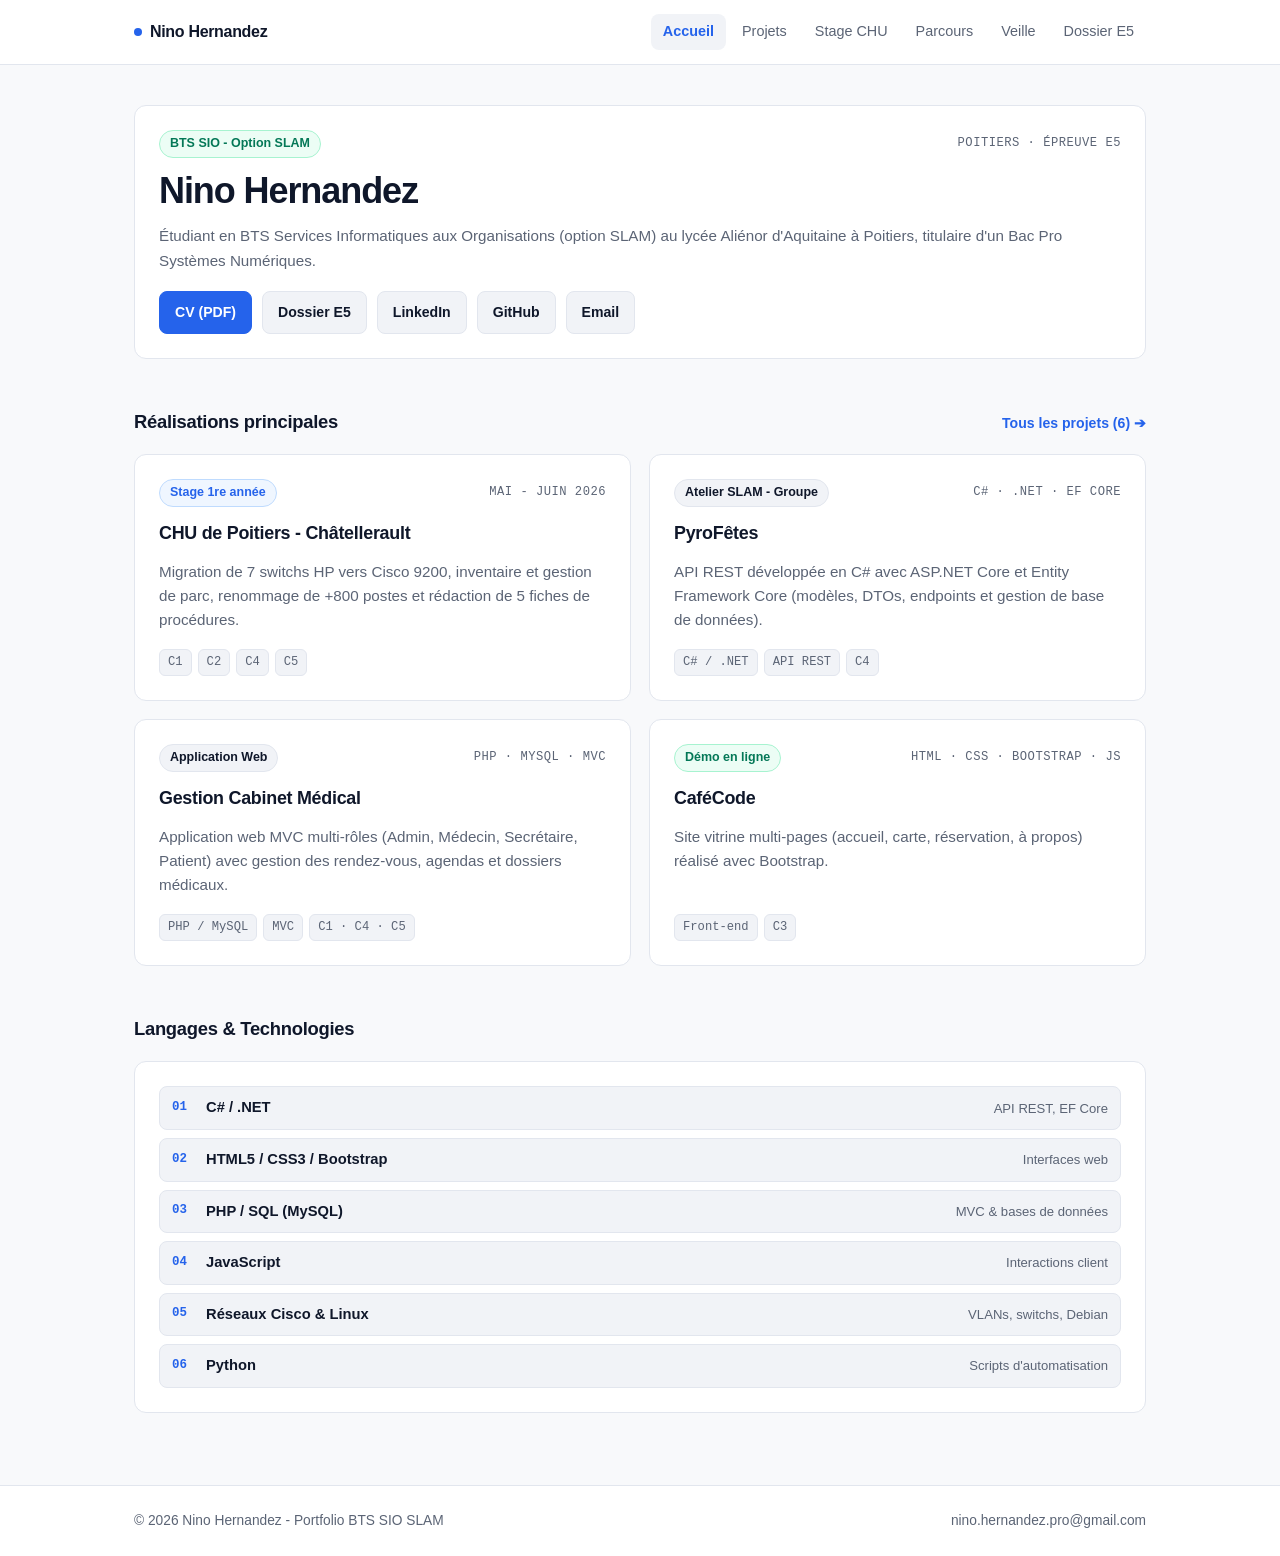
<file: index.html>
<!DOCTYPE html>
<html lang="fr">

<head>
    <meta charset="UTF-8">
    <meta name="viewport" content="width=device-width, initial-scale=1.0">
    <title>Nino Hernandez - Portfolio BTS SIO SLAM</title>
    <meta name="description" content="Portfolio BTS SIO SLAM (Épreuve E5) de Nino Hernandez - Projets, stages, veille technologique et compétences.">
    <link rel="stylesheet" href="css/style.css">
</head>

<body>
    <header class="site-header">
        <div class="container nav-inner">
            <a class="brand" href="index.html">
                <span class="brand-dot" aria-hidden="true"></span>
                Nino Hernandez
            </a>

            <button class="nav-toggle" id="navToggle" aria-expanded="false" aria-controls="navLinks">
                Menu
            </button>

            <ul class="nav-links" id="navLinks">
                <li><a href="index.html" class="active">Accueil</a></li>
                <li><a href="projets.html">Projets</a></li>
                <li><a href="stage-chu.html">Stage CHU</a></li>
                <li><a href="parcours.html">Parcours</a></li>
                <li><a href="veille.html">Veille</a></li>
                <li><a href="e5.html">Dossier E5</a></li>
            </ul>
        </div>
    </header>

    <main>
        <div class="container">

            <!-- Section 1 : Présentation -->
            <section class="section-block">
                <div class="bento-grid">
                    <div class="card col-12">
                        <div class="card-header">
                            <span class="badge badge-ok">BTS SIO - Option SLAM</span>
                            <span class="card-kicker">Poitiers · Épreuve E5</span>
                        </div>
                        <h1 class="hero-title">Nino Hernandez</h1>
                        <p class="text-muted">
                            Étudiant en BTS Services Informatiques aux Organisations (option SLAM) au lycée Aliénor d'Aquitaine à Poitiers, titulaire d'un Bac Pro Systèmes Numériques.
                        </p>
                        <div class="btn-row">
                            <a href="docs/CV_Nino_HERNANDEZ.pdf" target="_blank" rel="noopener noreferrer" class="btn btn-primary">
                                CV (PDF)
                            </a>
                            <a href="e5.html" class="btn">
                                Dossier E5
                            </a>
                            <a href="https://www.linkedin.com/in/ninohernandez/" target="_blank" rel="noopener noreferrer" class="btn">
                                LinkedIn
                            </a>
                            <a href="https://github.com/Jellacious" target="_blank" rel="noopener noreferrer" class="btn">
                                GitHub
                            </a>
                            <a href="mailto:nino.hernandez.pro@gmail.com" class="btn">
                                Email
                            </a>
                        </div>
                    </div>
                </div>
            </section>

            <!-- Section 2 : Réalisations principales -->
            <section class="section-block">
                <div class="section-head">
                    <h2 class="section-title">Réalisations principales</h2>
                    <a href="projets.html" class="section-link">Tous les projets (6) ➔</a>
                </div>

                <div class="bento-grid">
                    <a href="stage-chu.html" class="card col-6 card-interactive">
                        <div class="card-header">
                            <span class="badge badge-accent">Stage 1re année</span>
                            <span class="card-kicker">Mai - Juin 2026</span>
                        </div>
                        <h3 class="card-title">CHU de Poitiers - Châtellerault</h3>
                        <p class="text-muted">
                            Migration de 7 switchs HP vers Cisco 9200, inventaire et gestion de parc, renommage de +800 postes et rédaction de 5 fiches de procédures.
                        </p>
                        <div class="tag-list">
                            <span class="tag">C1</span>
                            <span class="tag">C2</span>
                            <span class="tag">C4</span>
                            <span class="tag">C5</span>
                        </div>
                    </a>

                    <a href="projets.html#pyrofetes" class="card col-6 card-interactive">
                        <div class="card-header">
                            <span class="badge">Atelier SLAM - Groupe</span>
                            <span class="card-kicker">C# · .NET · EF Core</span>
                        </div>
                        <h3 class="card-title">PyroFêtes</h3>
                        <p class="text-muted">
                            API REST développée en C# avec ASP.NET Core et Entity Framework Core (modèles, DTOs, endpoints et gestion de base de données).
                        </p>
                        <div class="tag-list">
                            <span class="tag">C# / .NET</span>
                            <span class="tag">API REST</span>
                            <span class="tag">C4</span>
                        </div>
                    </a>

                    <a href="projets.html#cabinet-medical" class="card col-6 card-interactive">
                        <div class="card-header">
                            <span class="badge">Application Web</span>
                            <span class="card-kicker">PHP · MySQL · MVC</span>
                        </div>
                        <h3 class="card-title">Gestion Cabinet Médical</h3>
                        <p class="text-muted">
                            Application web MVC multi-rôles (Admin, Médecin, Secrétaire, Patient) avec gestion des rendez-vous, agendas et dossiers médicaux.
                        </p>
                        <div class="tag-list">
                            <span class="tag">PHP / MySQL</span>
                            <span class="tag">MVC</span>
                            <span class="tag">C1 · C4 · C5</span>
                        </div>
                    </a>

                    <a href="projets.html#cafecode" class="card col-6 card-interactive">
                        <div class="card-header">
                            <span class="badge badge-ok">Démo en ligne</span>
                            <span class="card-kicker">HTML · CSS · Bootstrap · JS</span>
                        </div>
                        <h3 class="card-title">CaféCode</h3>
                        <p class="text-muted">
                            Site vitrine multi-pages (accueil, carte, réservation, à propos) réalisé avec Bootstrap.
                        </p>
                        <div class="tag-list">
                            <span class="tag">Front-end</span>
                            <span class="tag">C3</span>
                        </div>
                    </a>
                </div>
            </section>

            <!-- Section 3 : Langages & Technologies -->
            <section class="section-block">
                <div class="section-head">
                    <h2 class="section-title">Langages &amp; Technologies</h2>
                </div>

                <div class="bento-grid">
                    <div class="card col-12">
                        <ol class="skill-order-list">
                            <li class="skill-order-item">
                                <span class="skill-rank">01</span>
                                <span class="skill-name">C# / .NET</span>
                                <span class="skill-context">API REST, EF Core</span>
                            </li>
                            <li class="skill-order-item">
                                <span class="skill-rank">02</span>
                                <span class="skill-name">HTML5 / CSS3 / Bootstrap</span>
                                <span class="skill-context">Interfaces web</span>
                            </li>
                            <li class="skill-order-item">
                                <span class="skill-rank">03</span>
                                <span class="skill-name">PHP / SQL (MySQL)</span>
                                <span class="skill-context">MVC &amp; bases de données</span>
                            </li>
                            <li class="skill-order-item">
                                <span class="skill-rank">04</span>
                                <span class="skill-name">JavaScript</span>
                                <span class="skill-context">Interactions client</span>
                            </li>
                            <li class="skill-order-item">
                                <span class="skill-rank">05</span>
                                <span class="skill-name">Réseaux Cisco &amp; Linux</span>
                                <span class="skill-context">VLANs, switchs, Debian</span>
                            </li>
                            <li class="skill-order-item">
                                <span class="skill-rank">06</span>
                                <span class="skill-name">Python</span>
                                <span class="skill-context">Scripts d'automatisation</span>
                            </li>
                        </ol>
                    </div>
                </div>
            </section>

        </div>
    </main>

    <footer class="site-footer">
        <div class="container footer-inner">
            <span>© 2026 Nino Hernandez - Portfolio BTS SIO SLAM</span>
            <span><a href="mailto:nino.hernandez.pro@gmail.com">nino.hernandez.pro@gmail.com</a></span>
        </div>
    </footer>

    <script src="js/main.js"></script>
</body>

</html>
</file>
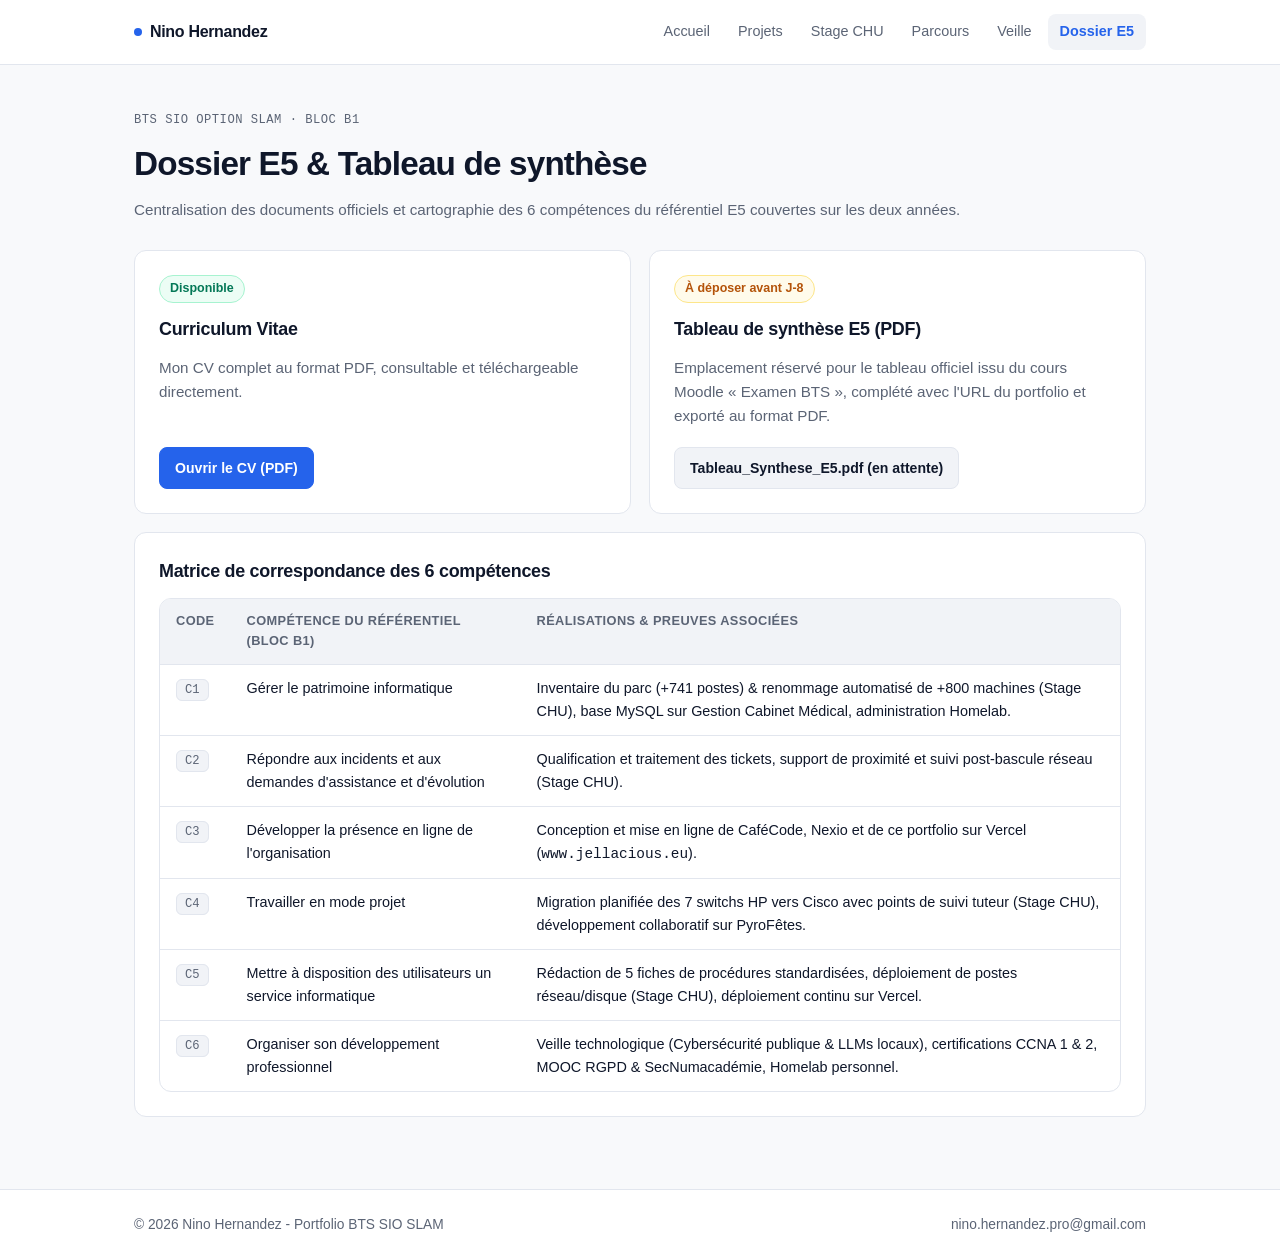
<file: e5.html>
<!DOCTYPE html>
<html lang="fr">

<head>
    <meta charset="UTF-8">
    <meta name="viewport" content="width=device-width, initial-scale=1.0">
    <title>Dossier E5 &amp; Compétences - Nino Hernandez</title>
    <link rel="stylesheet" href="css/style.css">
</head>

<body>
    <header class="site-header">
        <div class="container nav-inner">
            <a class="brand" href="index.html">
                <span class="brand-dot" aria-hidden="true"></span>
                Nino Hernandez
            </a>

            <button class="nav-toggle" id="navToggle" aria-expanded="false" aria-controls="navLinks">
                Menu
            </button>

            <ul class="nav-links" id="navLinks">
                <li><a href="index.html">Accueil</a></li>
                <li><a href="projets.html">Projets</a></li>
                <li><a href="stage-chu.html">Stage CHU</a></li>
                <li><a href="parcours.html">Parcours</a></li>
                <li><a href="veille.html">Veille</a></li>
                <li><a href="e5.html" class="active">Dossier E5</a></li>
            </ul>
        </div>
    </header>

    <main>
        <div class="container">
            <div class="page-head">
                <span class="card-kicker">BTS SIO Option SLAM · Bloc B1</span>
                <h1>Dossier E5 &amp; Tableau de synthèse</h1>
                <p class="text-muted">
                    Centralisation des documents officiels et cartographie des 6 compétences du référentiel E5 couvertes sur les deux années.
                </p>
            </div>

            <div class="bento-grid">

                <!-- Documents officiels -->
                <section class="card col-6">
                    <div class="card-header">
                        <span class="badge badge-ok">Disponible</span>
                    </div>
                    <h2 class="card-title">Curriculum Vitae</h2>
                    <p class="text-muted">
                        Mon CV complet au format PDF, consultable et téléchargeable directement.
                    </p>
                    <div class="btn-row">
                        <a href="docs/CV_Nino_HERNANDEZ.pdf" target="_blank" rel="noopener noreferrer" class="btn btn-primary">Ouvrir le CV (PDF)</a>
                    </div>
                </section>

                <section class="card col-6">
                    <div class="card-header">
                        <span class="badge badge-warn">À déposer avant J-8</span>
                    </div>
                    <h2 class="card-title">Tableau de synthèse E5 (PDF)</h2>
                    <p class="text-muted">
                        Emplacement réservé pour le tableau officiel issu du cours Moodle « Examen BTS », complété avec l'URL du portfolio et exporté au format PDF.
                    </p>
                    <div class="btn-row">
                        <span class="btn" aria-disabled="true">Tableau_Synthese_E5.pdf (en attente)</span>
                    </div>
                </section>

                <!-- Matrice des 6 compétences -->
                <section class="card col-12">
                    <h2 class="card-title">Matrice de correspondance des 6 compétences</h2>
                    <div class="table-wrap">
                        <table>
                            <thead>
                                <tr>
                                    <th>Code</th>
                                    <th>Compétence du référentiel (Bloc B1)</th>
                                    <th>Réalisations &amp; Preuves associées</th>
                                </tr>
                            </thead>
                            <tbody>
                                <tr>
                                    <td><span class="tag">C1</span></td>
                                    <td>Gérer le patrimoine informatique</td>
                                    <td>Inventaire du parc (+741 postes) &amp; renommage automatisé de +800 machines (<a href="stage-chu.html">Stage CHU</a>), base MySQL sur <a href="projets.html#cabinet-medical">Gestion Cabinet Médical</a>, administration Homelab.</td>
                                </tr>
                                <tr>
                                    <td><span class="tag">C2</span></td>
                                    <td>Répondre aux incidents et aux demandes d'assistance et d'évolution</td>
                                    <td>Qualification et traitement des tickets, support de proximité et suivi post-bascule réseau (<a href="stage-chu.html">Stage CHU</a>).</td>
                                </tr>
                                <tr>
                                    <td><span class="tag">C3</span></td>
                                    <td>Développer la présence en ligne de l'organisation</td>
                                    <td>Conception et mise en ligne de <a href="projets.html#cafecode">CaféCode</a>, <a href="projets.html#nexio">Nexio</a> et de ce portfolio sur Vercel (<code>www.jellacious.eu</code>).</td>
                                </tr>
                                <tr>
                                    <td><span class="tag">C4</span></td>
                                    <td>Travailler en mode projet</td>
                                    <td>Migration planifiée des 7 switchs HP vers Cisco avec points de suivi tuteur (<a href="stage-chu.html">Stage CHU</a>), développement collaboratif sur <a href="projets.html#pyrofetes">PyroFêtes</a>.</td>
                                </tr>
                                <tr>
                                    <td><span class="tag">C5</span></td>
                                    <td>Mettre à disposition des utilisateurs un service informatique</td>
                                    <td>Rédaction de 5 fiches de procédures standardisées, déploiement de postes réseau/disque (<a href="stage-chu.html">Stage CHU</a>), déploiement continu sur Vercel.</td>
                                </tr>
                                <tr>
                                    <td><span class="tag">C6</span></td>
                                    <td>Organiser son développement professionnel</td>
                                    <td><a href="veille.html">Veille technologique</a> (Cybersécurité publique &amp; LLMs locaux), certifications CCNA 1 &amp; 2, MOOC RGPD &amp; SecNumacadémie, Homelab personnel.</td>
                                </tr>
                            </tbody>
                        </table>
                    </div>
                </section>

            </div>
        </div>
    </main>

    <footer class="site-footer">
        <div class="container footer-inner">
            <span>© 2026 Nino Hernandez - Portfolio BTS SIO SLAM</span>
            <span><a href="mailto:nino.hernandez.pro@gmail.com">nino.hernandez.pro@gmail.com</a></span>
        </div>
    </footer>

    <script src="js/main.js"></script>
</body>

</html>
</file>
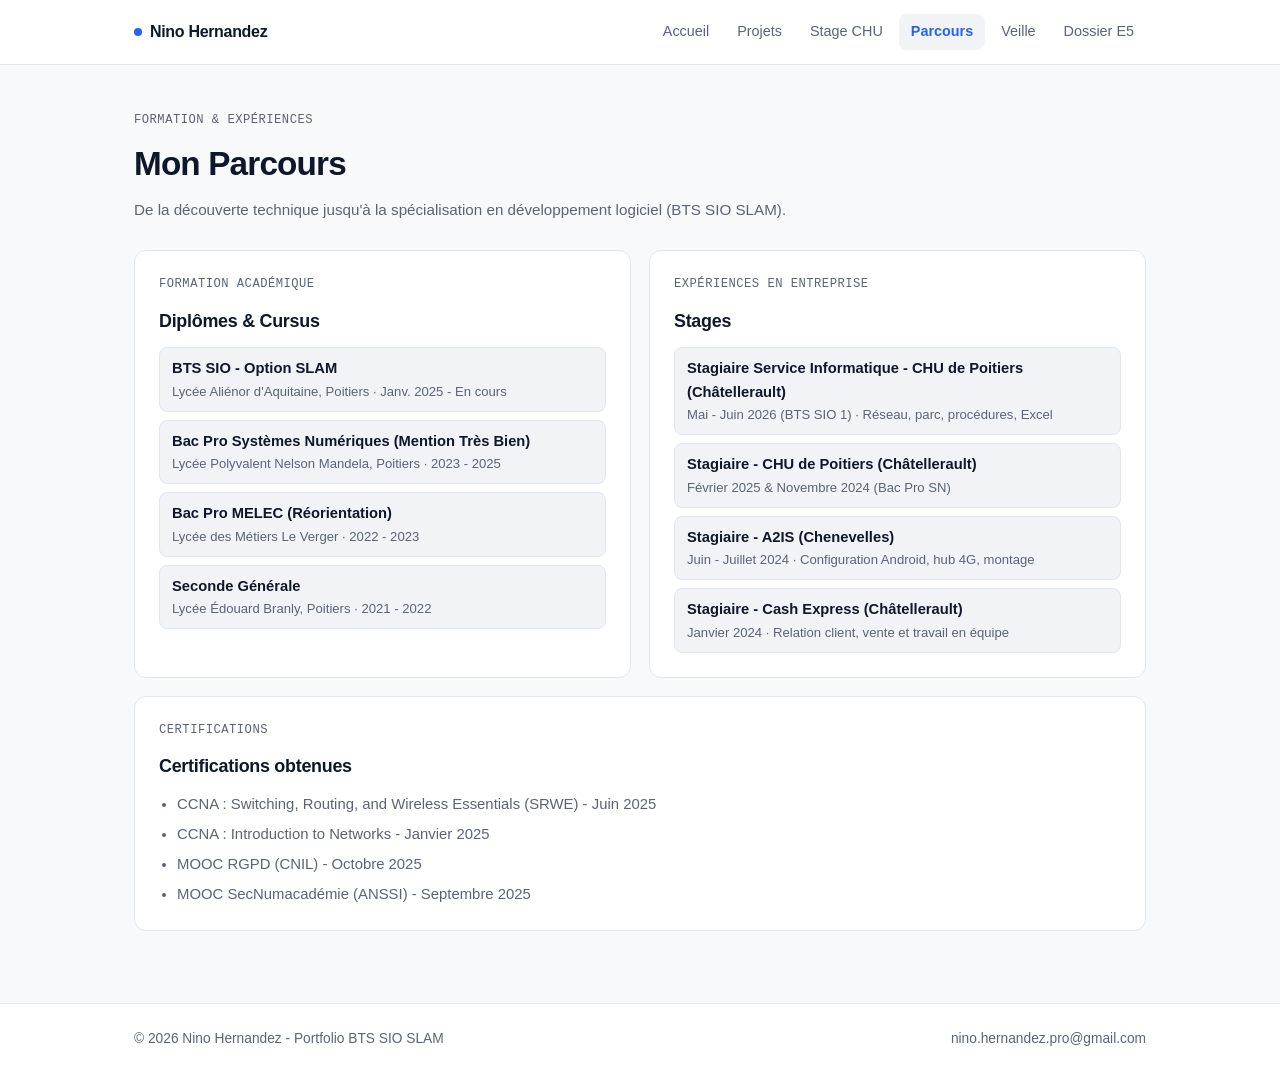
<file: parcours.html>
<!DOCTYPE html>
<html lang="fr">

<head>
    <meta charset="UTF-8">
    <meta name="viewport" content="width=device-width, initial-scale=1.0">
    <title>Mon Parcours - Nino Hernandez</title>
    <link rel="stylesheet" href="css/style.css">
</head>

<body>
    <header class="site-header">
        <div class="container nav-inner">
            <a class="brand" href="index.html">
                <span class="brand-dot" aria-hidden="true"></span>
                Nino Hernandez
            </a>

            <button class="nav-toggle" id="navToggle" aria-expanded="false" aria-controls="navLinks">
                Menu
            </button>

            <ul class="nav-links" id="navLinks">
                <li><a href="index.html">Accueil</a></li>
                <li><a href="projets.html">Projets</a></li>
                <li><a href="stage-chu.html">Stage CHU</a></li>
                <li><a href="parcours.html" class="active">Parcours</a></li>
                <li><a href="veille.html">Veille</a></li>
                <li><a href="e5.html">Dossier E5</a></li>
            </ul>
        </div>
    </header>

    <main>
        <div class="container">
            <div class="page-head">
                <span class="card-kicker">Formation &amp; Expériences</span>
                <h1>Mon Parcours</h1>
                <p class="text-muted">
                    De la découverte technique jusqu'à la spécialisation en développement logiciel (BTS SIO SLAM).
                </p>
            </div>

            <div class="bento-grid">

                <!-- Formation -->
                <section class="card col-6">
                    <span class="card-kicker">Formation académique</span>
                    <h2 class="card-title">Diplômes &amp; Cursus</h2>

                    <div class="skill-order-list">
                        <div class="skill-order-item">
                            <div>
                                <div class="skill-name">BTS SIO - Option SLAM</div>
                                <div class="skill-context">Lycée Aliénor d'Aquitaine, Poitiers · Janv. 2025 - En cours</div>
                            </div>
                        </div>
                        <div class="skill-order-item">
                            <div>
                                <div class="skill-name">Bac Pro Systèmes Numériques (Mention Très Bien)</div>
                                <div class="skill-context">Lycée Polyvalent Nelson Mandela, Poitiers · 2023 - 2025</div>
                            </div>
                        </div>
                        <div class="skill-order-item">
                            <div>
                                <div class="skill-name">Bac Pro MELEC (Réorientation)</div>
                                <div class="skill-context">Lycée des Métiers Le Verger · 2022 - 2023</div>
                            </div>
                        </div>
                        <div class="skill-order-item">
                            <div>
                                <div class="skill-name">Seconde Générale</div>
                                <div class="skill-context">Lycée Édouard Branly, Poitiers · 2021 - 2022</div>
                            </div>
                        </div>
                    </div>
                </section>

                <!-- Expériences professionnelles -->
                <section class="card col-6">
                    <span class="card-kicker">Expériences en entreprise</span>
                    <h2 class="card-title">Stages</h2>

                    <div class="skill-order-list">
                        <div class="skill-order-item">
                            <div>
                                <div class="skill-name">Stagiaire Service Informatique - CHU de Poitiers (Châtellerault)</div>
                                <div class="skill-context">Mai - Juin 2026 (BTS SIO 1) · Réseau, parc, procédures, Excel</div>
                            </div>
                        </div>
                        <div class="skill-order-item">
                            <div>
                                <div class="skill-name">Stagiaire - CHU de Poitiers (Châtellerault)</div>
                                <div class="skill-context">Février 2025 &amp; Novembre 2024 (Bac Pro SN)</div>
                            </div>
                        </div>
                        <div class="skill-order-item">
                            <div>
                                <div class="skill-name">Stagiaire - A2IS (Chenevelles)</div>
                                <div class="skill-context">Juin - Juillet 2024 · Configuration Android, hub 4G, montage</div>
                            </div>
                        </div>
                        <div class="skill-order-item">
                            <div>
                                <div class="skill-name">Stagiaire - Cash Express (Châtellerault)</div>
                                <div class="skill-context">Janvier 2024 · Relation client, vente et travail en équipe</div>
                            </div>
                        </div>
                    </div>
                </section>

                <!-- Certifications -->
                <section class="card col-12">
                    <div class="card-header">
                        <span class="card-kicker">Certifications</span>
                    </div>
                    <h2 class="card-title">Certifications obtenues</h2>
                    <ul class="clean-list">
                        <li>CCNA : Switching, Routing, and Wireless Essentials (SRWE) - Juin 2025</li>
                        <li>CCNA : Introduction to Networks - Janvier 2025</li>
                        <li>MOOC RGPD (CNIL) - Octobre 2025</li>
                        <li>MOOC SecNumacadémie (ANSSI) - Septembre 2025</li>
                    </ul>
                </section>

            </div>
        </div>
    </main>

    <footer class="site-footer">
        <div class="container footer-inner">
            <span>© 2026 Nino Hernandez - Portfolio BTS SIO SLAM</span>
            <span><a href="mailto:nino.hernandez.pro@gmail.com">nino.hernandez.pro@gmail.com</a></span>
        </div>
    </footer>

    <script src="js/main.js"></script>
</body>

</html>
</file>
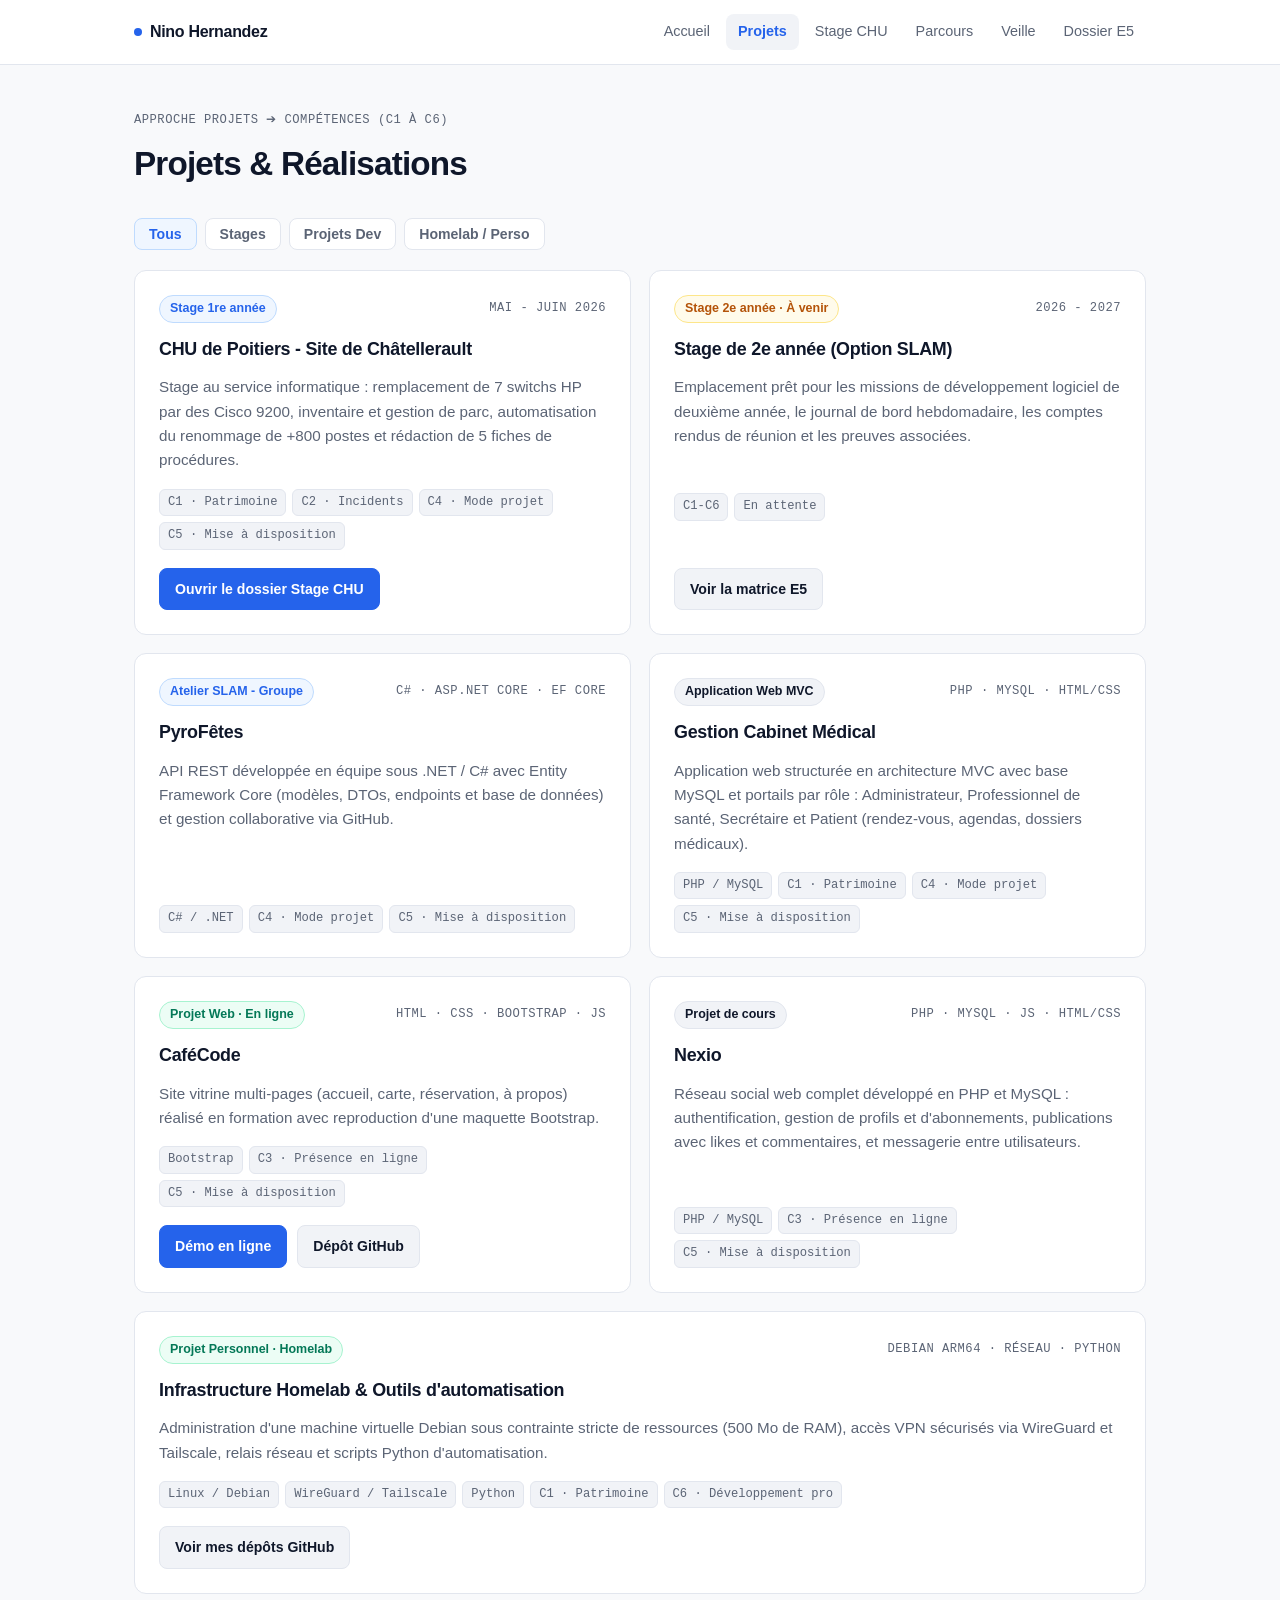
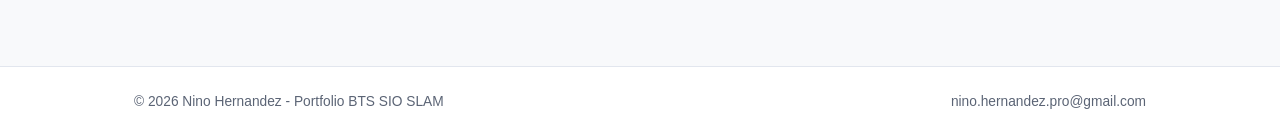
<file: projets.html>
<!DOCTYPE html>
<html lang="fr">

<head>
    <meta charset="UTF-8">
    <meta name="viewport" content="width=device-width, initial-scale=1.0">
    <title>Projets &amp; Compétences - Nino Hernandez</title>
    <link rel="stylesheet" href="css/style.css">
</head>

<body>
    <header class="site-header">
        <div class="container nav-inner">
            <a class="brand" href="index.html">
                <span class="brand-dot" aria-hidden="true"></span>
                Nino Hernandez
            </a>

            <button class="nav-toggle" id="navToggle" aria-expanded="false" aria-controls="navLinks">
                Menu
            </button>

            <ul class="nav-links" id="navLinks">
                <li><a href="index.html">Accueil</a></li>
                <li><a href="projets.html" class="active">Projets</a></li>
                <li><a href="stage-chu.html">Stage CHU</a></li>
                <li><a href="parcours.html">Parcours</a></li>
                <li><a href="veille.html">Veille</a></li>
                <li><a href="e5.html">Dossier E5</a></li>
            </ul>
        </div>
    </header>

    <main>
        <div class="container">
            <div class="page-head">
                <span class="card-kicker">Approche Projets ➔ Compétences (C1 à C6)</span>
                <h1>Projets &amp; Réalisations</h1>
            </div>

            <div class="filter-bar" role="group" aria-label="Filtrer les réalisations">
                <button class="filter-btn active" data-filter="all">Tous</button>
                <button class="filter-btn" data-filter="stage">Stages</button>
                <button class="filter-btn" data-filter="dev">Projets Dev</button>
                <button class="filter-btn" data-filter="homelab">Homelab / Perso</button>
            </div>

            <div class="bento-grid">

                <!-- Stage 1 : CHU de Poitiers -->
                <article class="card col-6" id="stage-1" data-category="stage">
                    <div class="card-header">
                        <span class="badge badge-accent">Stage 1re année</span>
                        <span class="card-kicker">Mai - Juin 2026</span>
                    </div>
                    <h2 class="card-title">CHU de Poitiers - Site de Châtellerault</h2>
                    <p class="text-muted">
                        Stage au service informatique : remplacement de 7 switchs HP par des Cisco 9200, inventaire et gestion de parc, automatisation du renommage de +800 postes et rédaction de 5 fiches de procédures.
                    </p>
                    <div class="tag-list">
                        <span class="tag">C1 · Patrimoine</span>
                        <span class="tag">C2 · Incidents</span>
                        <span class="tag">C4 · Mode projet</span>
                        <span class="tag">C5 · Mise à disposition</span>
                    </div>
                    <div class="btn-row">
                        <a href="stage-chu.html" class="btn btn-primary">Ouvrir le dossier Stage CHU</a>
                    </div>
                </article>

                <!-- Stage 2 : À venir -->
                <article class="card col-6" id="stage-2" data-category="stage">
                    <div class="card-header">
                        <span class="badge badge-warn">Stage 2e année · À venir</span>
                        <span class="card-kicker">2026 - 2027</span>
                    </div>
                    <h2 class="card-title">Stage de 2e année (Option SLAM)</h2>
                    <p class="text-muted">
                        Emplacement prêt pour les missions de développement logiciel de deuxième année, le journal de bord hebdomadaire, les comptes rendus de réunion et les preuves associées.
                    </p>
                    <div class="tag-list">
                        <span class="tag">C1-C6</span>
                        <span class="tag">En attente</span>
                    </div>
                    <div class="btn-row">
                        <a href="e5.html" class="btn">Voir la matrice E5</a>
                    </div>
                </article>

                <!-- PyroFêtes -->
                <article class="card col-6" id="pyrofetes" data-category="dev">
                    <div class="card-header">
                        <span class="badge badge-accent">Atelier SLAM - Groupe</span>
                        <span class="card-kicker">C# · ASP.NET Core · EF Core</span>
                    </div>
                    <h2 class="card-title">PyroFêtes</h2>
                    <p class="text-muted">
                        API REST développée en équipe sous .NET / C# avec Entity Framework Core (modèles, DTOs, endpoints et base de données) et gestion collaborative via GitHub.
                    </p>
                    <div class="tag-list">
                        <span class="tag">C# / .NET</span>
                        <span class="tag">C4 · Mode projet</span>
                        <span class="tag">C5 · Mise à disposition</span>
                    </div>
                </article>

                <!-- gestion-cabinet-medical -->
                <article class="card col-6" id="cabinet-medical" data-category="dev">
                    <div class="card-header">
                        <span class="badge">Application Web MVC</span>
                        <span class="card-kicker">PHP · MySQL · HTML/CSS</span>
                    </div>
                    <h2 class="card-title">Gestion Cabinet Médical</h2>
                    <p class="text-muted">
                        Application web structurée en architecture MVC avec base MySQL et portails par rôle : Administrateur, Professionnel de santé, Secrétaire et Patient (rendez-vous, agendas, dossiers médicaux).
                    </p>
                    <div class="tag-list">
                        <span class="tag">PHP / MySQL</span>
                        <span class="tag">C1 · Patrimoine</span>
                        <span class="tag">C4 · Mode projet</span>
                        <span class="tag">C5 · Mise à disposition</span>
                    </div>
                </article>

                <!-- CaféCode -->
                <article class="card col-6" id="cafecode" data-category="dev">
                    <div class="card-header">
                        <span class="badge badge-ok">Projet Web · En ligne</span>
                        <span class="card-kicker">HTML · CSS · Bootstrap · JS</span>
                    </div>
                    <h2 class="card-title">CaféCode</h2>
                    <p class="text-muted">
                        Site vitrine multi-pages (accueil, carte, réservation, à propos) réalisé en formation avec reproduction d'une maquette Bootstrap.
                    </p>
                    <div class="tag-list">
                        <span class="tag">Bootstrap</span>
                        <span class="tag">C3 · Présence en ligne</span>
                        <span class="tag">C5 · Mise à disposition</span>
                    </div>
                    <div class="btn-row">
                        <a href="https://cafecode.jellacious.eu" target="_blank" rel="noopener noreferrer" class="btn btn-primary">Démo en ligne</a>
                        <a href="https://github.com/Jellacious/CafeCode" target="_blank" rel="noopener noreferrer" class="btn">Dépôt GitHub</a>
                    </div>
                </article>

                <!-- Nexio -->
                <article class="card col-6" id="nexio" data-category="dev">
                    <div class="card-header">
                        <span class="badge">Projet de cours</span>
                        <span class="card-kicker">PHP · MySQL · JS · HTML/CSS</span>
                    </div>
                    <h2 class="card-title">Nexio</h2>
                    <p class="text-muted">
                        Réseau social web complet développé en PHP et MySQL : authentification, gestion de profils et d'abonnements, publications avec likes et commentaires, et messagerie entre utilisateurs.
                    </p>
                    <div class="tag-list">
                        <span class="tag">PHP / MySQL</span>
                        <span class="tag">C3 · Présence en ligne</span>
                        <span class="tag">C5 · Mise à disposition</span>
                    </div>
                </article>

                <!-- Homelab / Serveurs personnels -->
                <article class="card col-12" id="homelab" data-category="homelab">
                    <div class="card-header">
                        <span class="badge badge-ok">Projet Personnel · Homelab</span>
                        <span class="card-kicker">Debian ARM64 · Réseau · Python</span>
                    </div>
                    <h2 class="card-title">Infrastructure Homelab &amp; Outils d'automatisation</h2>
                    <p class="text-muted">
                        Administration d'une machine virtuelle Debian sous contrainte stricte de ressources (500 Mo de RAM), accès VPN sécurisés via WireGuard et Tailscale, relais réseau et scripts Python d'automatisation.
                    </p>
                    <div class="tag-list">
                        <span class="tag">Linux / Debian</span>
                        <span class="tag">WireGuard / Tailscale</span>
                        <span class="tag">Python</span>
                        <span class="tag">C1 · Patrimoine</span>
                        <span class="tag">C6 · Développement pro</span>
                    </div>
                    <div class="btn-row">
                        <a href="https://github.com/Jellacious" target="_blank" rel="noopener noreferrer" class="btn">Voir mes dépôts GitHub</a>
                    </div>
                </article>

            </div>
        </div>
    </main>

    <footer class="site-footer">
        <div class="container footer-inner">
            <span>© 2026 Nino Hernandez - Portfolio BTS SIO SLAM</span>
            <span><a href="mailto:nino.hernandez.pro@gmail.com">nino.hernandez.pro@gmail.com</a></span>
        </div>
    </footer>

    <script src="js/main.js"></script>
</body>

</html>
</file>
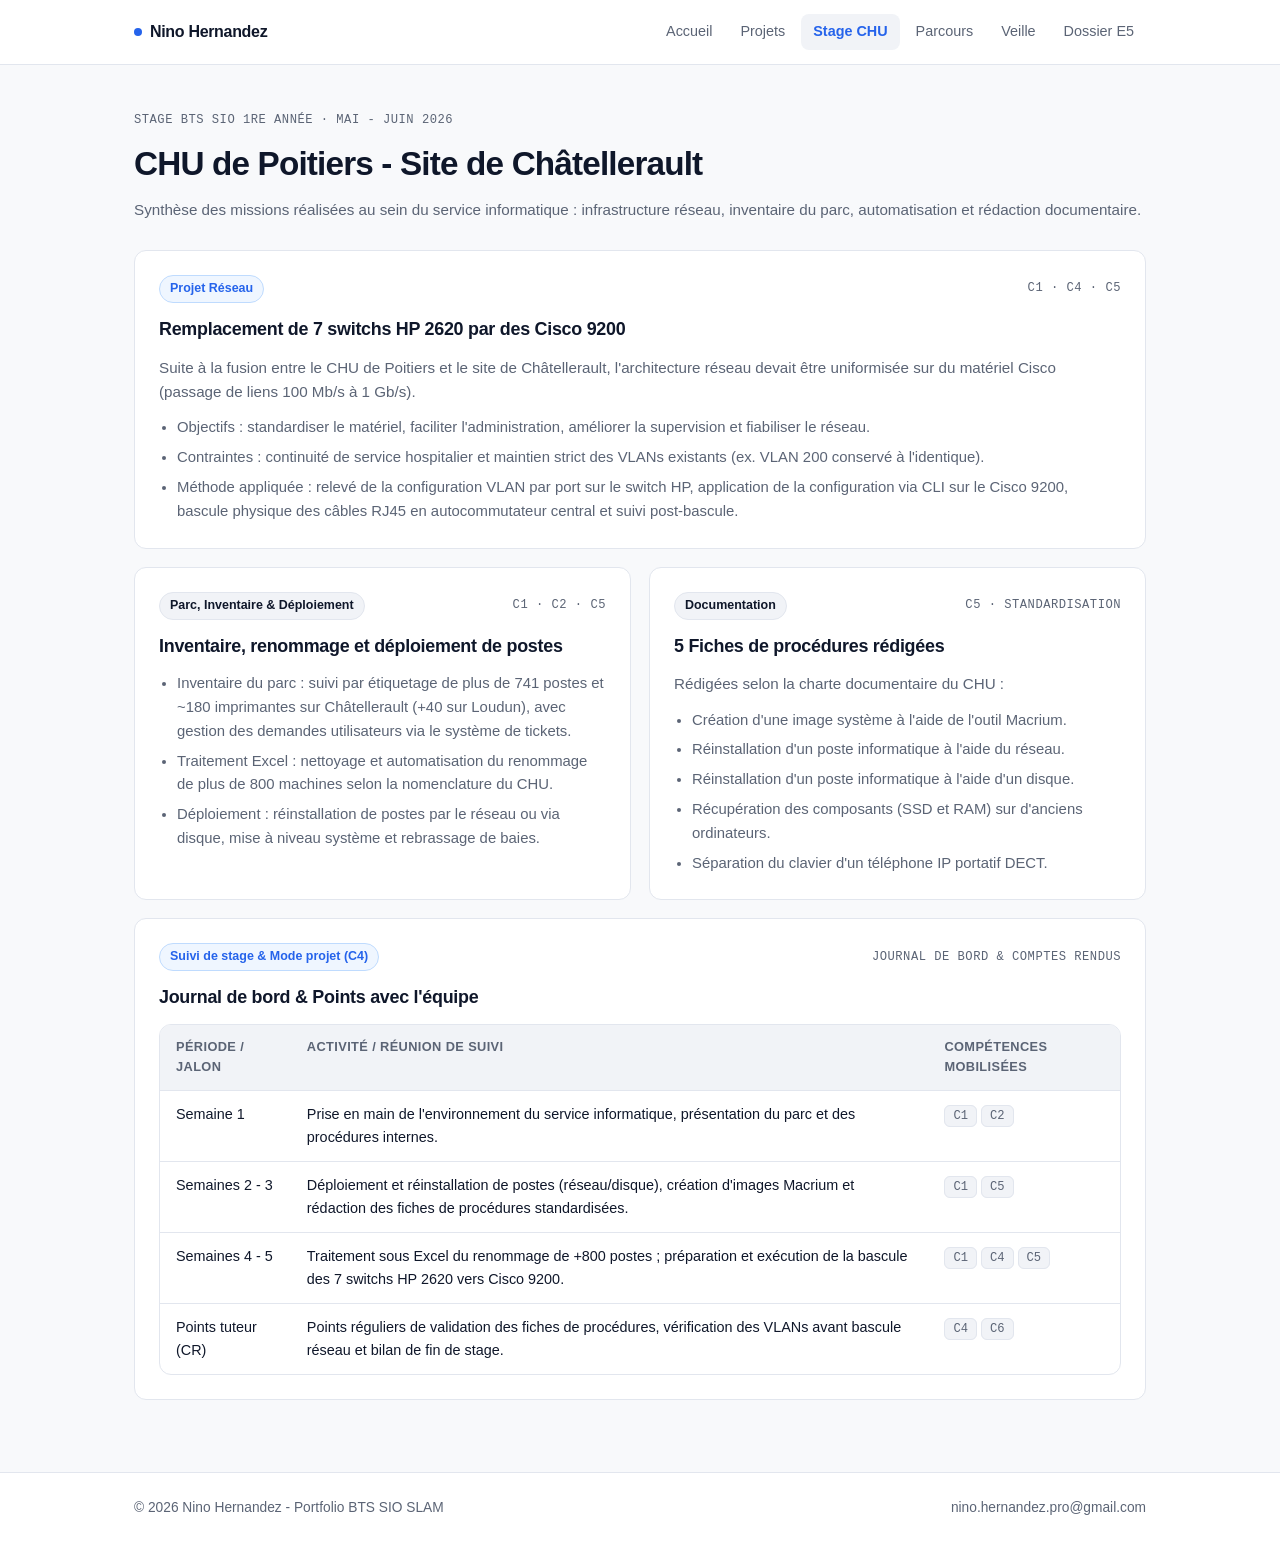
<file: stage-chu.html>
<!DOCTYPE html>
<html lang="fr">

<head>
    <meta charset="UTF-8">
    <meta name="viewport" content="width=device-width, initial-scale=1.0">
    <title>Stage 1re année : CHU de Poitiers - Nino Hernandez</title>
    <link rel="stylesheet" href="css/style.css">
</head>

<body>
    <header class="site-header">
        <div class="container nav-inner">
            <a class="brand" href="index.html">
                <span class="brand-dot" aria-hidden="true"></span>
                Nino Hernandez
            </a>

            <button class="nav-toggle" id="navToggle" aria-expanded="false" aria-controls="navLinks">
                Menu
            </button>

            <ul class="nav-links" id="navLinks">
                <li><a href="index.html">Accueil</a></li>
                <li><a href="projets.html">Projets</a></li>
                <li><a href="stage-chu.html" class="active">Stage CHU</a></li>
                <li><a href="parcours.html">Parcours</a></li>
                <li><a href="veille.html">Veille</a></li>
                <li><a href="e5.html">Dossier E5</a></li>
            </ul>
        </div>
    </header>

    <main>
        <div class="container">
            <div class="page-head">
                <span class="card-kicker">Stage BTS SIO 1re année · Mai - Juin 2026</span>
                <h1>CHU de Poitiers - Site de Châtellerault</h1>
                <p class="text-muted">
                    Synthèse des missions réalisées au sein du service informatique : infrastructure réseau, inventaire du parc, automatisation et rédaction documentaire.
                </p>
            </div>

            <div class="bento-grid">

                <!-- Projet principal : Switchs HP -> Cisco -->
                <section class="card col-12">
                    <div class="card-header">
                        <span class="badge badge-accent">Projet Réseau</span>
                        <span class="card-kicker">C1 · C4 · C5</span>
                    </div>
                    <h2 class="card-title">Remplacement de 7 switchs HP 2620 par des Cisco 9200</h2>
                    <p class="text-muted">
                        Suite à la fusion entre le CHU de Poitiers et le site de Châtellerault, l'architecture réseau devait être uniformisée sur du matériel Cisco (passage de liens 100 Mb/s à 1 Gb/s).
                    </p>
                    <ul class="clean-list">
                        <li>Objectifs : standardiser le matériel, faciliter l'administration, améliorer la supervision et fiabiliser le réseau.</li>
                        <li>Contraintes : continuité de service hospitalier et maintien strict des VLANs existants (ex. VLAN 200 conservé à l'identique).</li>
                        <li>Méthode appliquée : relevé de la configuration VLAN par port sur le switch HP, application de la configuration via CLI sur le Cisco 9200, bascule physique des câbles RJ45 en autocommutateur central et suivi post-bascule.</li>
                    </ul>
                </section>

                <!-- Inventaire, Renommage & Déploiement -->
                <section class="card col-6">
                    <div class="card-header">
                        <span class="badge">Parc, Inventaire &amp; Déploiement</span>
                        <span class="card-kicker">C1 · C2 · C5</span>
                    </div>
                    <h2 class="card-title">Inventaire, renommage et déploiement de postes</h2>
                    <ul class="clean-list">
                        <li>Inventaire du parc : suivi par étiquetage de plus de 741 postes et ~180 imprimantes sur Châtellerault (+40 sur Loudun), avec gestion des demandes utilisateurs via le système de tickets.</li>
                        <li>Traitement Excel : nettoyage et automatisation du renommage de plus de 800 machines selon la nomenclature du CHU.</li>
                        <li>Déploiement : réinstallation de postes par le réseau ou via disque, mise à niveau système et rebrassage de baies.</li>
                    </ul>
                </section>

                <!-- 5 Fiches de procédures -->
                <section class="card col-6">
                    <div class="card-header">
                        <span class="badge">Documentation</span>
                        <span class="card-kicker">C5 · Standardisation</span>
                    </div>
                    <h2 class="card-title">5 Fiches de procédures rédigées</h2>
                    <p class="text-muted">Rédigées selon la charte documentaire du CHU :</p>
                    <ul class="clean-list">
                        <li>Création d'une image système à l'aide de l'outil Macrium.</li>
                        <li>Réinstallation d'un poste informatique à l'aide du réseau.</li>
                        <li>Réinstallation d'un poste informatique à l'aide d'un disque.</li>
                        <li>Récupération des composants (SSD et RAM) sur d'anciens ordinateurs.</li>
                        <li>Séparation du clavier d'un téléphone IP portatif DECT.</li>
                    </ul>
                </section>

                <!-- Journal de bord & Comptes rendus de réunion -->
                <section class="card col-12">
                    <div class="card-header">
                        <span class="badge badge-accent">Suivi de stage &amp; Mode projet (C4)</span>
                        <span class="card-kicker">Journal de bord &amp; Comptes rendus</span>
                    </div>
                    <h2 class="card-title">Journal de bord &amp; Points avec l'équipe</h2>
                    <div class="table-wrap">
                        <table>
                            <thead>
                                <tr>
                                    <th>Période / Jalon</th>
                                    <th>Activité / Réunion de suivi</th>
                                    <th>Compétences mobilisées</th>
                                </tr>
                            </thead>
                            <tbody>
                                <tr>
                                    <td>Semaine 1</td>
                                    <td>Prise en main de l'environnement du service informatique, présentation du parc et des procédures internes.</td>
                                    <td><span class="tag">C1</span> <span class="tag">C2</span></td>
                                </tr>
                                <tr>
                                    <td>Semaines 2 - 3</td>
                                    <td>Déploiement et réinstallation de postes (réseau/disque), création d'images Macrium et rédaction des fiches de procédures standardisées.</td>
                                    <td><span class="tag">C1</span> <span class="tag">C5</span></td>
                                </tr>
                                <tr>
                                    <td>Semaines 4 - 5</td>
                                    <td>Traitement sous Excel du renommage de +800 postes ; préparation et exécution de la bascule des 7 switchs HP 2620 vers Cisco 9200.</td>
                                    <td><span class="tag">C1</span> <span class="tag">C4</span> <span class="tag">C5</span></td>
                                </tr>
                                <tr>
                                    <td>Points tuteur (CR)</td>
                                    <td>Points réguliers de validation des fiches de procédures, vérification des VLANs avant bascule réseau et bilan de fin de stage.</td>
                                    <td><span class="tag">C4</span> <span class="tag">C6</span></td>
                                </tr>
                            </tbody>
                        </table>
                    </div>
                </section>

            </div>
        </div>
    </main>

    <footer class="site-footer">
        <div class="container footer-inner">
            <span>© 2026 Nino Hernandez - Portfolio BTS SIO SLAM</span>
            <span><a href="mailto:nino.hernandez.pro@gmail.com">nino.hernandez.pro@gmail.com</a></span>
        </div>
    </footer>

    <script src="js/main.js"></script>
</body>

</html>
</file>
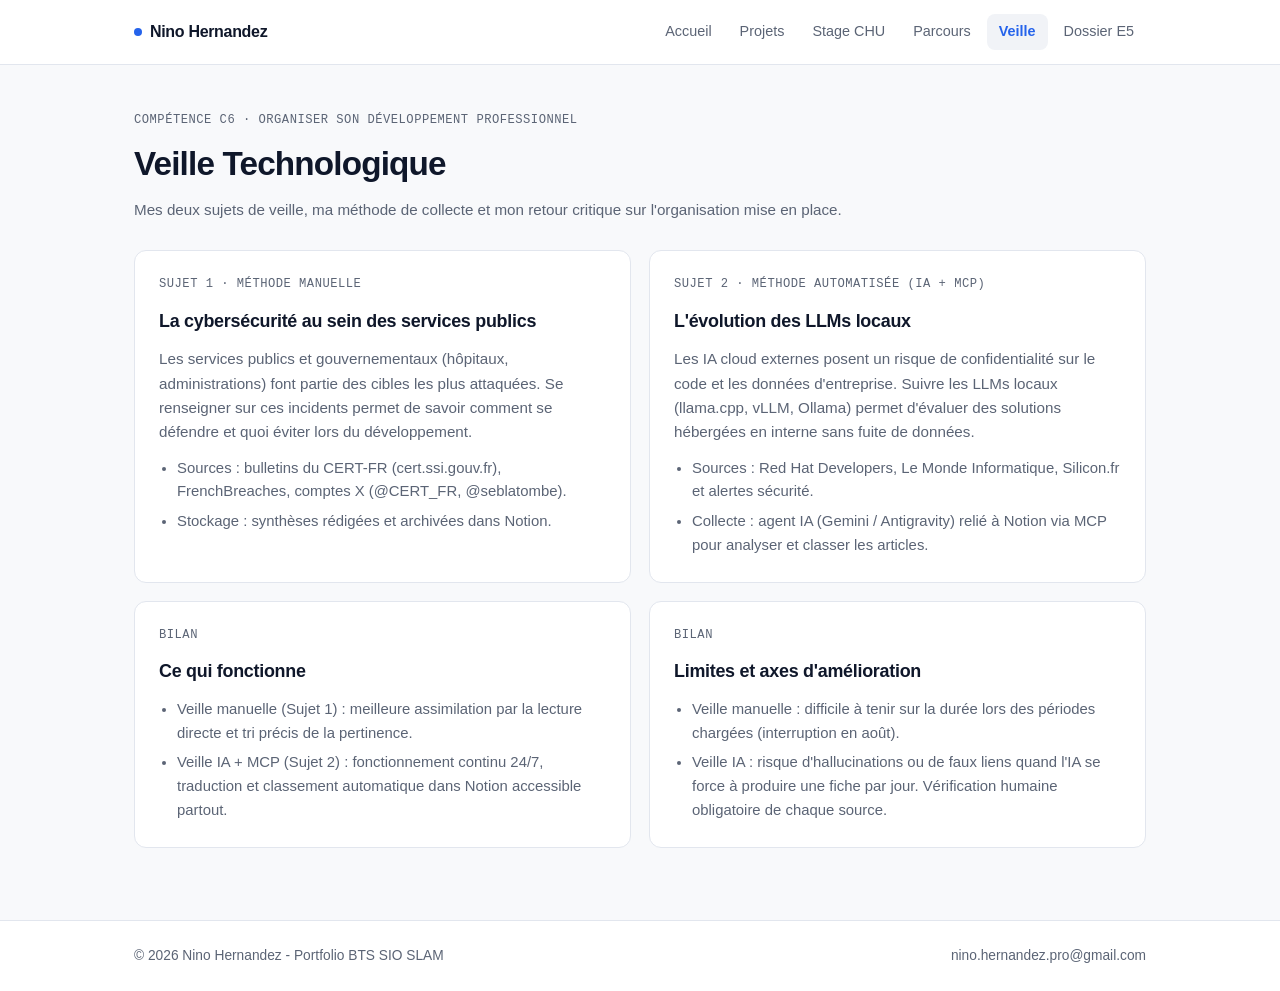
<file: veille.html>
<!DOCTYPE html>
<html lang="fr">

<head>
    <meta charset="UTF-8">
    <meta name="viewport" content="width=device-width, initial-scale=1.0">
    <title>Veille Technologique - Nino Hernandez</title>
    <link rel="stylesheet" href="css/style.css">
</head>

<body>
    <header class="site-header">
        <div class="container nav-inner">
            <a class="brand" href="index.html">
                <span class="brand-dot" aria-hidden="true"></span>
                Nino Hernandez
            </a>

            <button class="nav-toggle" id="navToggle" aria-expanded="false" aria-controls="navLinks">
                Menu
            </button>

            <ul class="nav-links" id="navLinks">
                <li><a href="index.html">Accueil</a></li>
                <li><a href="projets.html">Projets</a></li>
                <li><a href="stage-chu.html">Stage CHU</a></li>
                <li><a href="parcours.html">Parcours</a></li>
                <li><a href="veille.html" class="active">Veille</a></li>
                <li><a href="e5.html">Dossier E5</a></li>
            </ul>
        </div>
    </header>

    <main>
        <div class="container">
            <div class="page-head">
                <span class="card-kicker">Compétence C6 · Organiser son développement professionnel</span>
                <h1>Veille Technologique</h1>
                <p class="text-muted">
                    Mes deux sujets de veille, ma méthode de collecte et mon retour critique sur l'organisation mise en place.
                </p>
            </div>

            <div class="bento-grid">

                <!-- Sujet 1 -->
                <section class="card col-6">
                    <div class="card-header">
                        <span class="card-kicker">Sujet 1 · Méthode manuelle</span>
                    </div>
                    <h2 class="card-title">La cybersécurité au sein des services publics</h2>
                    <p class="text-muted">
                        Les services publics et gouvernementaux (hôpitaux, administrations) font partie des cibles les plus attaquées. Se renseigner sur ces incidents permet de savoir comment se défendre et quoi éviter lors du développement.
                    </p>
                    <ul class="clean-list">
                        <li>Sources : bulletins du CERT-FR (cert.ssi.gouv.fr), FrenchBreaches, comptes X (@CERT_FR, @seblatombe).</li>
                        <li>Stockage : synthèses rédigées et archivées dans Notion.</li>
                    </ul>
                </section>

                <!-- Sujet 2 -->
                <section class="card col-6">
                    <div class="card-header">
                        <span class="card-kicker">Sujet 2 · Méthode automatisée (IA + MCP)</span>
                    </div>
                    <h2 class="card-title">L'évolution des LLMs locaux</h2>
                    <p class="text-muted">
                        Les IA cloud externes posent un risque de confidentialité sur le code et les données d'entreprise. Suivre les LLMs locaux (llama.cpp, vLLM, Ollama) permet d'évaluer des solutions hébergées en interne sans fuite de données.
                    </p>
                    <ul class="clean-list">
                        <li>Sources : Red Hat Developers, Le Monde Informatique, Silicon.fr et alertes sécurité.</li>
                        <li>Collecte : agent IA (Gemini / Antigravity) relié à Notion via MCP pour analyser et classer les articles.</li>
                    </ul>
                </section>

                <!-- Bilan critique -->
                <section class="card col-6">
                    <span class="card-kicker">Bilan</span>
                    <h2 class="card-title">Ce qui fonctionne</h2>
                    <ul class="clean-list">
                        <li>Veille manuelle (Sujet 1) : meilleure assimilation par la lecture directe et tri précis de la pertinence.</li>
                        <li>Veille IA + MCP (Sujet 2) : fonctionnement continu 24/7, traduction et classement automatique dans Notion accessible partout.</li>
                    </ul>
                </section>

                <section class="card col-6">
                    <span class="card-kicker">Bilan</span>
                    <h2 class="card-title">Limites et axes d'amélioration</h2>
                    <ul class="clean-list">
                        <li>Veille manuelle : difficile à tenir sur la durée lors des périodes chargées (interruption en août).</li>
                        <li>Veille IA : risque d'hallucinations ou de faux liens quand l'IA se force à produire une fiche par jour. Vérification humaine obligatoire de chaque source.</li>
                    </ul>
                </section>

            </div>
        </div>
    </main>

    <footer class="site-footer">
        <div class="container footer-inner">
            <span>© 2026 Nino Hernandez - Portfolio BTS SIO SLAM</span>
            <span><a href="mailto:nino.hernandez.pro@gmail.com">nino.hernandez.pro@gmail.com</a></span>
        </div>
    </footer>

    <script src="js/main.js"></script>
</body>

</html>
</file>
<file: css/style.css>
/* ==========================================================================
   Portfolio Nino Hernandez — Design Modulaire Épuré (BTS SIO SLAM / E5)
   Thème automatique selon l'appareil (prefers-color-scheme)
   ========================================================================== */

:root {
    --bg: #f8f9fb;
    --surface: #ffffff;
    --surface-alt: #f1f3f7;
    --border: #e2e6ee;
    --border-strong: #cbd2df;
    --text: #0f172a;
    --text-muted: #5b6475;
    --accent: #2563eb;
    --accent-soft: #eff6ff;
    --accent-border: #bfdbfe;
    --ok-bg: #ecfdf5;
    --ok-text: #047857;
    --ok-border: #a7f3d0;
    --warn-bg: #fffbeb;
    --warn-text: #b45309;
    --warn-border: #fde68a;
    --radius: 12px;
    --radius-sm: 8px;
    --max-width: 1060px;
    --font-sans: -apple-system, BlinkMacSystemFont, "Segoe UI", Roboto, Helvetica, Arial, sans-serif;
    --font-mono: ui-monospace, SFMono-Regular, Menlo, Monaco, Consolas, monospace;
}

@media (prefers-color-scheme: dark) {
    :root {
        --bg: #0b0e14;
        --surface: #121721;
        --surface-alt: #19202e;
        --border: #232c3d;
        --border-strong: #354259;
        --text: #f1f5f9;
        --text-muted: #94a3b8;
        --accent: #60a5fa;
        --accent-soft: #172554;
        --accent-border: #1e3a8a;
        --ok-bg: #064e3b;
        --ok-text: #6ee7b7;
        --ok-border: #065f46;
        --warn-bg: #451a03;
        --warn-text: #fcd34d;
        --warn-border: #78350f;
    }
}

*,
*::before,
*::after {
    box-sizing: border-box;
}

html {
    scroll-behavior: smooth;
}

body {
    margin: 0;
    font-family: var(--font-sans);
    background-color: var(--bg);
    color: var(--text);
    line-height: 1.6;
    -webkit-font-smoothing: antialiased;
}

a {
    color: inherit;
    text-decoration: none;
}

/* --- Layout & Sections --- */
.container {
    width: 100%;
    max-width: var(--max-width);
    margin: 0 auto;
    padding: 0 24px;
}

main {
    padding: 40px 0 72px;
}

.section-block {
    margin-bottom: 48px;
}

.section-block:last-child {
    margin-bottom: 0;
}

.section-head {
    display: flex;
    align-items: baseline;
    justify-content: space-between;
    gap: 16px;
    margin-bottom: 18px;
    flex-wrap: wrap;
}

.section-title {
    margin: 0;
    font-size: 1.15rem;
    font-weight: 700;
    letter-spacing: -0.015em;
}

.section-link {
    font-size: 0.88rem;
    font-weight: 600;
    color: var(--accent);
}

.section-link:hover {
    text-decoration: underline;
}

/* --- Navigation --- */
.site-header {
    position: sticky;
    top: 0;
    z-index: 50;
    background-color: var(--surface);
    border-bottom: 1px solid var(--border);
}

.nav-inner {
    display: flex;
    align-items: center;
    justify-content: space-between;
    min-height: 64px;
    gap: 16px;
}

.brand {
    font-weight: 700;
    font-size: 1rem;
    letter-spacing: -0.02em;
    display: inline-flex;
    align-items: center;
    gap: 8px;
}

.brand-dot {
    width: 8px;
    height: 8px;
    border-radius: 50%;
    background-color: var(--accent);
}

.nav-links {
    display: flex;
    align-items: center;
    gap: 4px;
    list-style: none;
    margin: 0;
    padding: 0;
}

.nav-links a {
    display: inline-block;
    padding: 6px 12px;
    border-radius: var(--radius-sm);
    font-size: 0.9rem;
    font-weight: 500;
    color: var(--text-muted);
    transition: background-color 0.15s ease, color 0.15s ease;
}

.nav-links a:hover,
.nav-links a.active {
    color: var(--text);
    background-color: var(--surface-alt);
}

.nav-links a.active {
    font-weight: 600;
    color: var(--accent);
}

.nav-toggle {
    display: none;
    background: var(--surface-alt);
    border: 1px solid var(--border);
    color: var(--text);
    border-radius: var(--radius-sm);
    padding: 6px 12px;
    font-size: 0.9rem;
    font-weight: 600;
    cursor: pointer;
}

/* --- Grid --- */
.bento-grid {
    display: grid;
    grid-template-columns: repeat(12, 1fr);
    gap: 18px;
    align-items: stretch;
}

.col-12 { grid-column: span 12; }
.col-8  { grid-column: span 8; }
.col-6  { grid-column: span 6; }
.col-4  { grid-column: span 4; }

.card {
    background-color: var(--surface);
    border: 1px solid var(--border);
    border-radius: var(--radius);
    padding: 24px;
    display: flex;
    flex-direction: column;
    gap: 12px;
    transition: border-color 0.15s ease;
}

a.card:hover,
.card-interactive:hover {
    border-color: var(--border-strong);
}

.card-header {
    display: flex;
    align-items: center;
    justify-content: space-between;
    gap: 10px;
    flex-wrap: wrap;
}

.card-kicker {
    font-family: var(--font-mono);
    font-size: 0.76rem;
    text-transform: uppercase;
    letter-spacing: 0.04em;
    color: var(--text-muted);
}

.card-title {
    margin: 0;
    font-size: 1.12rem;
    font-weight: 700;
    letter-spacing: -0.015em;
}

.hero-title {
    margin: 0;
    font-size: clamp(1.75rem, 3vw, 2.25rem);
    font-weight: 800;
    letter-spacing: -0.03em;
    line-height: 1.18;
}

.text-muted {
    color: var(--text-muted);
    margin: 0;
    font-size: 0.95rem;
}

/* --- Badges & Tags --- */
.badge {
    display: inline-flex;
    align-items: center;
    padding: 3px 10px;
    border-radius: 999px;
    font-size: 0.78rem;
    font-weight: 600;
    border: 1px solid var(--border);
    background-color: var(--surface-alt);
    color: var(--text);
}

.badge-ok {
    background-color: var(--ok-bg);
    color: var(--ok-text);
    border-color: var(--ok-border);
}

.badge-accent {
    background-color: var(--accent-soft);
    color: var(--accent);
    border-color: var(--accent-border);
}

.badge-warn {
    background-color: var(--warn-bg);
    color: var(--warn-text);
    border-color: var(--warn-border);
}

.tag-list {
    display: flex;
    flex-wrap: wrap;
    gap: 6px;
    margin-top: auto;
    padding-top: 4px;
}

.tag {
    font-family: var(--font-mono);
    font-size: 0.76rem;
    padding: 3px 8px;
    border-radius: 6px;
    background-color: var(--surface-alt);
    border: 1px solid var(--border);
    color: var(--text-muted);
}

/* --- Buttons --- */
.btn-row {
    display: flex;
    flex-wrap: wrap;
    gap: 10px;
    margin-top: auto;
    padding-top: 6px;
}

.btn {
    display: inline-flex;
    align-items: center;
    justify-content: center;
    gap: 6px;
    padding: 9px 15px;
    border-radius: var(--radius-sm);
    font-size: 0.88rem;
    font-weight: 600;
    border: 1px solid var(--border);
    background-color: var(--surface-alt);
    color: var(--text);
    cursor: pointer;
    transition: border-color 0.15s ease, opacity 0.15s ease;
}

.btn:hover {
    border-color: var(--border-strong);
}

.btn-primary {
    background-color: var(--accent);
    border-color: var(--accent);
    color: #ffffff;
}

.btn-primary:hover {
    opacity: 0.92;
    border-color: var(--accent);
}

/* --- Ordered Skills List (No Progress Bars!) --- */
.skill-order-list {
    list-style: none;
    margin: 0;
    padding: 0;
    display: flex;
    flex-direction: column;
    gap: 8px;
}

.skill-order-item {
    display: flex;
    align-items: center;
    justify-content: space-between;
    gap: 12px;
    padding: 9px 12px;
    background-color: var(--surface-alt);
    border: 1px solid var(--border);
    border-radius: var(--radius-sm);
}

.skill-rank {
    font-family: var(--font-mono);
    font-size: 0.78rem;
    font-weight: 700;
    color: var(--accent);
    min-width: 22px;
}

.skill-name {
    font-weight: 600;
    font-size: 0.92rem;
    flex: 1;
}

.skill-context {
    font-size: 0.82rem;
    color: var(--text-muted);
}

/* --- Page Header --- */
.page-head {
    margin-bottom: 28px;
}

.page-head h1 {
    margin: 6px 0 8px;
    font-size: clamp(1.6rem, 2.6vw, 2.1rem);
    font-weight: 800;
    letter-spacing: -0.025em;
}

/* --- Filters --- */
.filter-bar {
    display: flex;
    flex-wrap: wrap;
    gap: 8px;
    margin-bottom: 20px;
}

.filter-btn {
    padding: 7px 14px;
    border-radius: var(--radius-sm);
    border: 1px solid var(--border);
    background-color: var(--surface);
    color: var(--text-muted);
    font-size: 0.88rem;
    font-weight: 600;
    cursor: pointer;
}

.filter-btn.active {
    background-color: var(--accent-soft);
    color: var(--accent);
    border-color: var(--accent-border);
}

/* --- Tables (E5 Matrix / Journal) --- */
.table-wrap {
    width: 100%;
    overflow-x: auto;
    border: 1px solid var(--border);
    border-radius: var(--radius);
    background-color: var(--surface);
}

table {
    width: 100%;
    border-collapse: collapse;
    font-size: 0.9rem;
    text-align: left;
}

th,
td {
    padding: 12px 16px;
    border-bottom: 1px solid var(--border);
    vertical-align: top;
}

th {
    background-color: var(--surface-alt);
    font-weight: 700;
    font-size: 0.8rem;
    text-transform: uppercase;
    letter-spacing: 0.03em;
    color: var(--text-muted);
}

tr:last-child td {
    border-bottom: none;
}

/* --- Lists --- */
.clean-list {
    margin: 0;
    padding-left: 18px;
    display: flex;
    flex-direction: column;
    gap: 6px;
    color: var(--text-muted);
    font-size: 0.93rem;
}

.clean-list strong {
    color: var(--text);
}

/* --- Footer --- */
.site-footer {
    border-top: 1px solid var(--border);
    background-color: var(--surface);
    padding: 24px 0;
    font-size: 0.86rem;
    color: var(--text-muted);
}

.footer-inner {
    display: flex;
    align-items: center;
    justify-content: space-between;
    flex-wrap: wrap;
    gap: 12px;
}

.hidden {
    display: none !important;
}

/* --- Responsive --- */
@media (max-width: 900px) {
    .col-8,
    .col-6,
    .col-4 {
        grid-column: span 12;
    }
}

@media (max-width: 760px) {
    .nav-toggle {
        display: inline-flex;
        align-items: center;
    }

    .nav-links {
        display: none;
        position: absolute;
        top: 64px;
        left: 0;
        right: 0;
        flex-direction: column;
        align-items: stretch;
        padding: 12px 24px 16px;
        background-color: var(--surface);
        border-bottom: 1px solid var(--border);
    }

    .nav-links.open {
        display: flex;
    }
}
</file>
